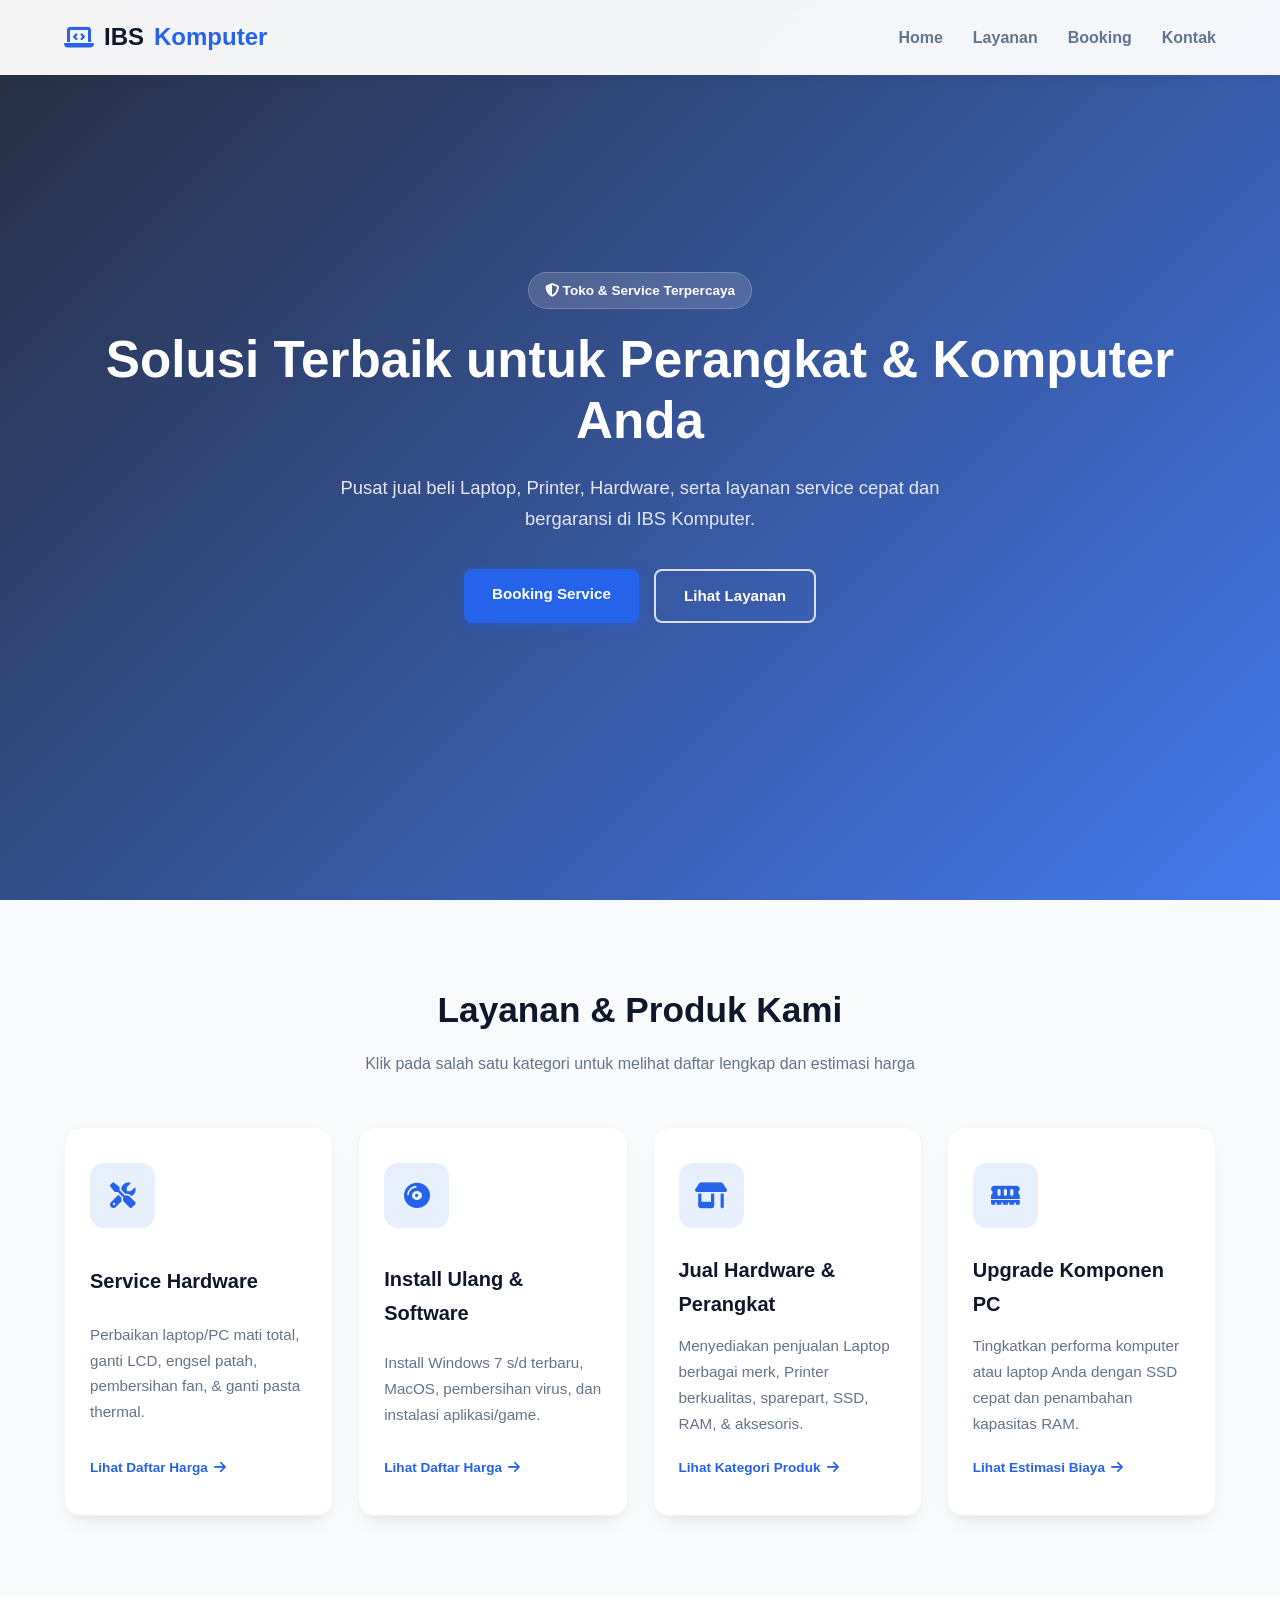
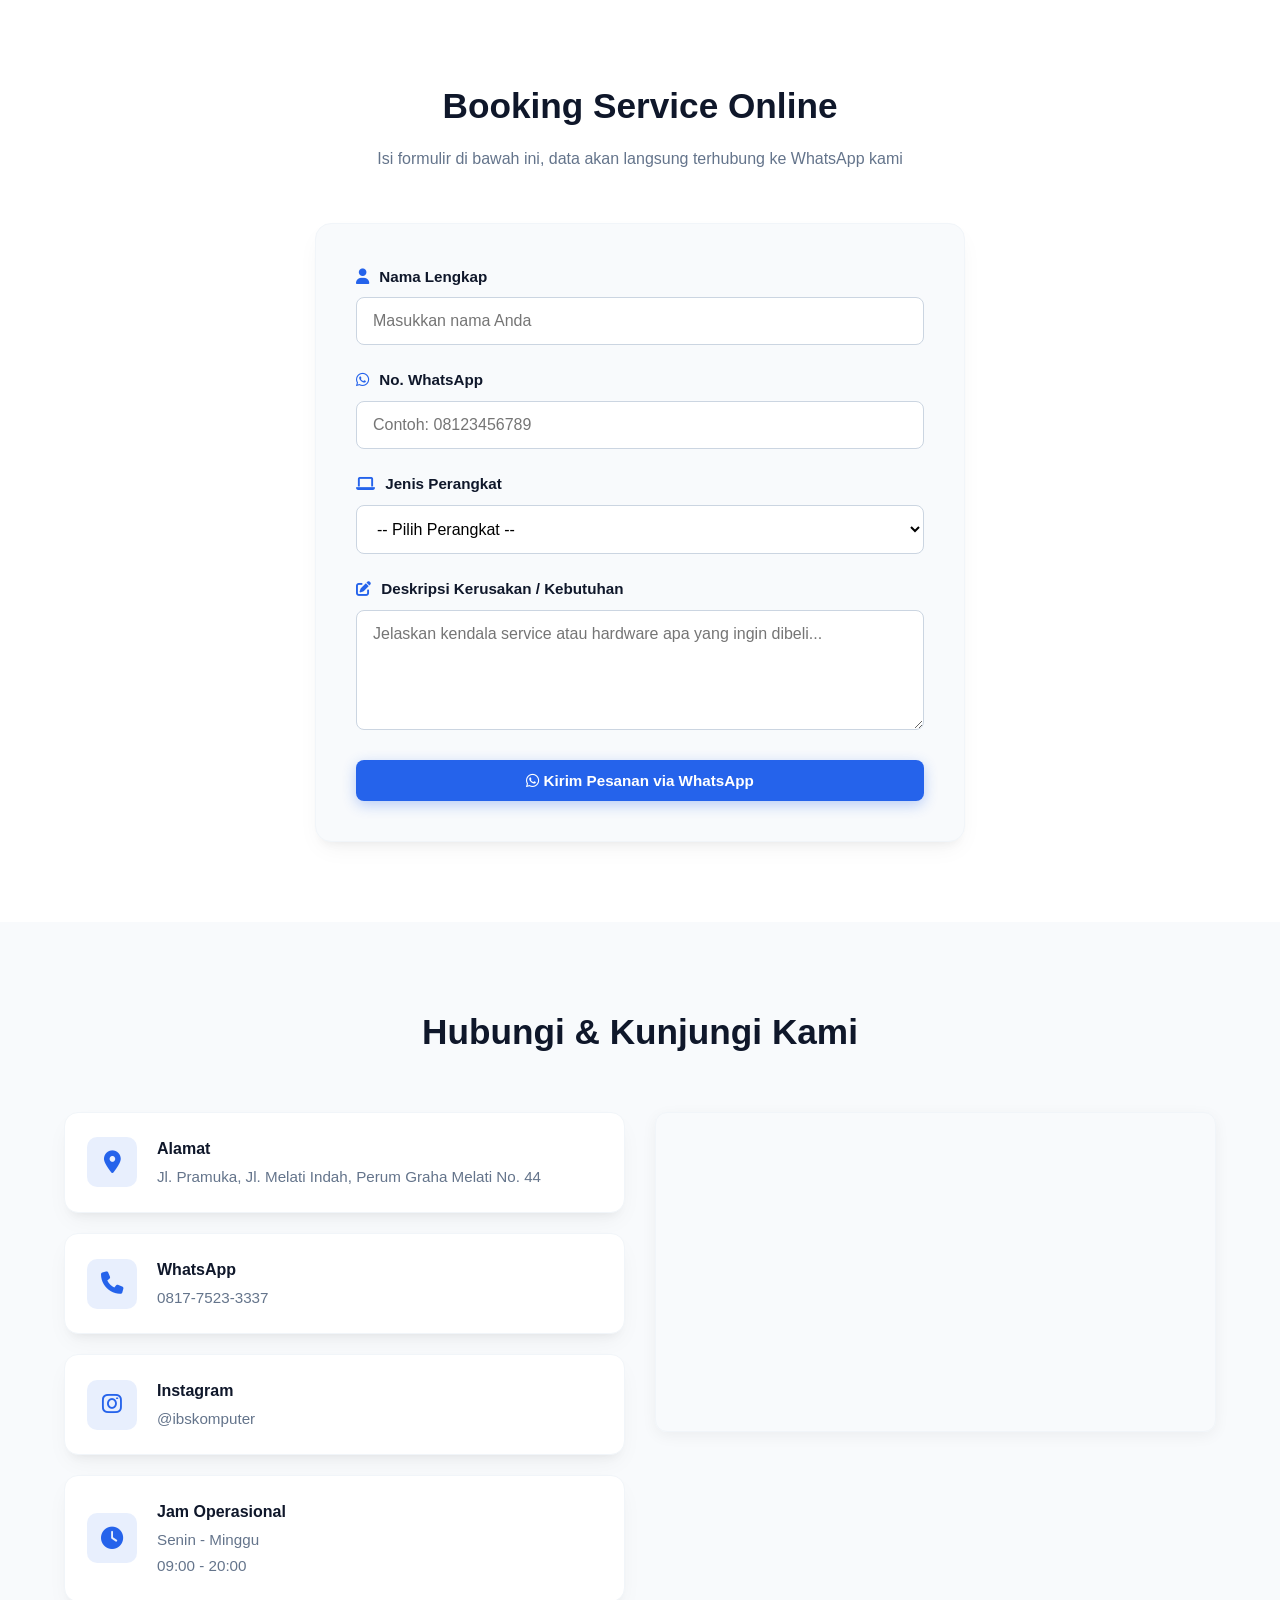
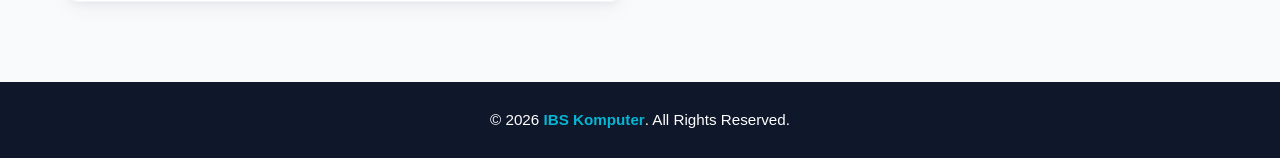
<file: index.html>
<!DOCTYPE html>
<html lang="id">
<head>
    <meta charset="UTF-8">
    <meta name="viewport" content="width=device-width, initial-scale=1.0">
    <title>IBS Komputer - Toko & Service Komputer</title>
    <!-- Font Awesome untuk Icon -->
    <link rel="stylesheet" href="https://cdnjs.cloudflare.com/ajax/libs/font-awesome/6.4.0/css/all.min.css">
    <!-- Hubungkan ke CSS -->
    <link rel="stylesheet" href="style.css">
</head>
<body>

    <!-- NAVBAR -->
    <nav class="navbar">
        <div class="container nav-container">
            <a href="#home" class="logo">
                <i class="fa-solid fa-laptop-code"></i> IBS <span>Komputer</span>
            </a>
            <ul class="nav-menu" id="nav-menu">
                <li class="nav-item"><a href="#home" class="nav-link">Home</a></li>
                <li class="nav-item"><a href="#layanan" class="nav-link">Layanan</a></li>
                <li class="nav-item"><a href="#booking" class="nav-link">Booking</a></li>
                <li class="nav-item"><a href="#kontak" class="nav-link">Kontak</a></li>
            </ul>
            <div class="hamburger" id="hamburger">
                <i class="fa-solid fa-bars"></i>
            </div>
        </div>
    </nav>

    <!-- HOME / HERO SECTION -->
    <section id="home">
        <div class="container hero-content">
            <div class="hero-badge"><i class="fa-solid fa-shield-halved"></i> Toko & Service Terpercaya</div>
            <h1>Solusi Terbaik untuk Perangkat & Komputer Anda</h1>
            <p>Pusat jual beli Laptop, Printer, Hardware, serta layanan service cepat dan bergaransi di IBS Komputer.</p>
            <div class="hero-btns">
                <a href="#booking" class="btn btn-primary">Booking Service</a>
                <a href="#layanan" class="btn btn-outline">Lihat Layanan</a>
            </div>
        </div>
    </section>

    <!-- LAYANAN & TOKO SECTION -->
    <section id="layanan">
        <div class="container">
            <div class="section-title">
                <h2>Layanan & Produk Kami</h2>
                <p>Klik pada salah satu kategori untuk melihat daftar lengkap dan estimasi harga</p>
            </div>
            <div class="services-grid">
                <!-- Card 1 -->
                <div class="service-card" onclick="openModal('service-hardware')">
                    <div class="card-icon"><i class="fa-solid fa-screwdriver-wrench"></i></div>
                    <h3>Service Hardware</h3>
                    <p>Perbaikan laptop/PC mati total, ganti LCD, engsel patah, pembersihan fan, & ganti pasta thermal.</p>
                    <span class="click-info">Lihat Daftar Harga <i class="fa-solid fa-arrow-right"></i></span>
                </div>
                <!-- Card 2 -->
                <div class="service-card" onclick="openModal('install-ulang')">
                    <div class="card-icon"><i class="fa-solid fa-compact-disc"></i></div>
                    <h3>Install Ulang & Software</h3>
                    <p>Install Windows 7 s/d terbaru, MacOS, pembersihan virus, dan instalasi aplikasi/game.</p>
                    <span class="click-info">Lihat Daftar Harga <i class="fa-solid fa-arrow-right"></i></span>
                </div>
                <!-- Card 3 -->
                <div class="service-card" onclick="openModal('jual-hardware')">
                    <div class="card-icon"><i class="fa-solid fa-shop"></i></div>
                    <h3>Jual Hardware & Perangkat</h3>
                    <p>Menyediakan penjualan Laptop berbagai merk, Printer berkualitas, sparepart, SSD, RAM, & aksesoris.</p>
                    <span class="click-info">Lihat Kategori Produk <i class="fa-solid fa-arrow-right"></i></span>
                </div>
                <!-- Card 4 -->
                <div class="service-card" onclick="openModal('sparepart-upgrade')">
                    <div class="card-icon"><i class="fa-solid fa-memory"></i></div>
                    <h3>Upgrade Komponen PC</h3>
                    <p>Tingkatkan performa komputer atau laptop Anda dengan SSD cepat dan penambahan kapasitas RAM.</p>
                    <span class="click-info">Lihat Estimasi Biaya <i class="fa-solid fa-arrow-right"></i></span>
                </div>
            </div>
        </div>
    </section>

    <!-- MODAL / POP-UP DETAIL -->
    <div class="modal" id="priceModal">
        <div class="modal-content">
            <span class="close-btn" onclick="closeModal()">&times;</span>
            <div id="modalBody">
                <!-- Konten dinamis lewat JavaScript -->
            </div>
        </div>
    </div>

    <!-- BOOKING SECTION -->
    <section id="booking">
        <div class="container">
            <div class="section-title">
                <h2>Booking Service Online</h2>
                <p>Isi formulir di bawah ini, data akan langsung terhubung ke WhatsApp kami</p>
            </div>
            <form class="booking-form" id="bookingForm">
                <div class="form-group">
                    <label for="nama"><i class="fa-solid fa-user"></i> Nama Lengkap</label>
                    <input type="text" id="nama" required placeholder="Masukkan nama Anda">
                </div>
                <div class="form-group">
                    <label for="hp"><i class="fa-brands fa-whatsapp"></i> No. WhatsApp</label>
                    <input type="tel" id="hp" required placeholder="Contoh: 08123456789">
                </div>
                <div class="form-group">
                    <label for="perangkat"><i class="fa-solid fa-laptop"></i> Jenis Perangkat</label>
                    <select id="perangkat" required>
                        <option value="">-- Pilih Perangkat --</option>
                        <option value="Laptop">Laptop</option>
                        <option value="Printer">Printer</option>
                        <option value="PC Desktop / Komputer">PC Desktop / Komputer</option>
                        <option value="Lainnya">Lainnya</option>
                    </select>
                </div>
                <div class="form-group">
                    <label for="keluhan"><i class="fa-solid fa-pen-to-square"></i> Deskripsi Kerusakan / Kebutuhan</label>
                    <textarea id="keluhan" required placeholder="Jelaskan kendala service atau hardware apa yang ingin dibeli..."></textarea>
                </div>
                <button type="submit" class="btn btn-primary btn-block"><i class="fa-brands fa-whatsapp"></i> Kirim Pesanan via WhatsApp</button>
            </form>
        </div>
    </section>

    <!-- KONTAK SECTION -->
    <section id="kontak">
        <div class="container">
            <div class="section-title">
                <h2>Hubungi & Kunjungi Kami</h2>
            </div>
            <div class="contact-container">
                <div class="contact-info">
                    <div class="info-item">
                        <div class="info-icon"><i class="fa-solid fa-location-dot"></i></div>
                        <div>
                            <h4>Alamat</h4>
                            <p>Jl. Pramuka, Jl. Melati Indah, Perum Graha Melati No. 44</p></p>
                        </div>
                    </div>
                    <div class="info-item">
                        <div class="info-icon"><i class="fa-solid fa-phone"></i></div>
                        <div>
                            <h4>WhatsApp</h4>
                            <p>0817-7523-3337</p>
                        </div>
                    </div>
                    <div class="info-item">
                        <div class="info-icon"><i class="fa-brands fa-instagram"></i></div>
                        <div>
                            <h4>Instagram</h4>
                            <p>@ibskomputer</p>
                        </div>
                    </div>
                    <div class="info-item">
                        <div class="info-icon"><i class="fa-solid fa-clock"></i></div>
                        <div>
                            <h4>Jam Operasional</h4>
                            <p>Senin - Minggu</p>
                            <p>09:00 - 20:00</p>
                        </div>
                    </div>
                </div>
                <div class="map-container" style="width: 100%; height: 300px; border-radius: 12px; overflow: hidden; box-shadow: 0 4px 15px rgba(0,0,0,0.05);">
    <iframe 
        src="https://maps.app.goo.gl/xKrBNyweZKxM5VBj8" 
        width="100%" 
        height="100%" 
        style="border:0;" 
        allowfullscreen="" 
        loading="lazy">
    </iframe>
</div>
            </div>
        </div>
    </section>

    <!-- FOOTER -->
    <footer>
        <div class="container">
            <p>&copy; 2026 <strong>IBS Komputer</strong>. All Rights Reserved.</p>
        </div>
    </footer>

    <!-- Hubungkan ke JS -->
    <script src="script.js"></script>
</body>
                                      </html>
</file>
<file: style.css>
/* --- RESET & BASIC STYLES --- */
* {
    margin: 0;
    padding: 0;
    box-sizing: border-box;
    font-family: 'Inter', 'Segoe UI', Tahoma, Geneva, Verdana, sans-serif;
    scroll-behavior: smooth;
}

:root {
    --primary: #2563eb;
    --primary-dark: #1d4ed8;
    --secondary: #06b6d4;
    --dark: #0f172a;
    --gray: #64748b;
    --light: #f8fafc;
    --white: #ffffff;
    --shadow: 0 10px 25px -5px rgba(0, 0, 0, 0.05), 0 8px 10px -6px rgba(0, 0, 0, 0.05);
    --transition: all 0.3s ease;
}

body {
    background-color: var(--light);
    color: var(--dark);
    line-height: 1.7;
}

a {
    text-decoration: none;
    color: inherit;
}

ul {
    list-style: none;
}

.container {
    width: 90%;
    max-width: 1200px;
    margin: auto;
}

/* Tombol */
.btn {
    display: inline-block;
    padding: 12px 28px;
    border-radius: 8px;
    cursor: pointer;
    font-weight: 600;
    transition: var(--transition);
    font-size: 0.95rem;
    border: none;
}

.btn-primary {
    background-color: var(--primary);
    color: var(--white);
    box-shadow: 0 4px 14px rgba(37, 99, 235, 0.3);
}

.btn-primary:hover {
    background-color: var(--primary-dark);
    transform: translateY(-2px);
}

.btn-outline {
    background-color: transparent;
    color: var(--white);
    border: 2px solid rgba(255, 255, 255, 0.8);
}

.btn-outline:hover {
    background-color: var(--white);
    color: var(--dark);
}

.btn-block {
    width: 100%;
    text-align: center;
}

/* Judul Section */
.section-title {
    text-align: center;
    margin-bottom: 50px;
}

.section-title h2 {
    font-size: 2.2rem;
    color: var(--dark);
    font-weight: 800;
    margin-bottom: 10px;
}

.section-title p {
    color: var(--gray);
    font-size: 1rem;
}

section {
    padding: 80px 0;
}

/* --- NAVBAR MODERN --- */
.navbar {
    background-color: rgba(255, 255, 255, 0.95);
    backdrop-filter: blur(10px);
    box-shadow: 0 2px 15px rgba(0, 0, 0, 0.05);
    position: fixed;
    top: 0;
    width: 100%;
    z-index: 1000;
}

.nav-container {
    display: flex;
    justify-content: space-between;
    align-items: center;
    height: 75px;
}

.logo {
    font-size: 1.5rem;
    font-weight: 800;
    color: var(--dark);
    display: flex;
    align-items: center;
    gap: 10px;
}

.logo i {
    color: var(--primary);
}

.logo span {
    color: var(--primary);
}

.nav-menu {
    display: flex;
    gap: 30px;
}

.nav-link {
    font-weight: 600;
    color: var(--gray);
    transition: var(--transition);
}

.nav-link:hover, .nav-link.active {
    color: var(--primary);
}

.hamburger {
    display: none;
    cursor: pointer;
    font-size: 1.5rem;
    color: var(--dark);
}

/* --- HERO SECTION --- */
#home {
    background: linear-gradient(135deg, rgba(15, 23, 42, 0.9), rgba(37, 99, 235, 0.85)), url('https://images.unsplash.com/photo-1588702547923-7093a6c3ba33?q=80&w=1200&auto=format&fit=crop') no-repeat center center/cover;
    min-height: 100vh;
    display: flex;
    align-items: center;
    text-align: center;
    color: var(--white);
    padding-top: 75px;
}

.hero-badge {
    display: inline-block;
    background: rgba(255, 255, 255, 0.15);
    backdrop-filter: blur(5px);
    padding: 6px 16px;
    border-radius: 50px;
    font-size: 0.85rem;
    font-weight: 600;
    margin-bottom: 20px;
    border: 1px solid rgba(255, 255, 255, 0.2);
}

.hero-content h1 {
    font-size: 3.2rem;
    font-weight: 800;
    margin-bottom: 20px;
    line-height: 1.2;
}

.hero-content p {
    font-size: 1.15rem;
    margin-bottom: 35px;
    max-width: 650px;
    margin-left: auto;
    margin-right: auto;
    color: #e2e8f0;
}

.hero-btns {
    display: flex;
    gap: 15px;
    justify-content: center;
}

/* --- LAYANAN SECTION --- */
.services-grid {
    display: grid;
    grid-template-columns: repeat(auto-fit, minmax(260px, 1fr));
    gap: 25px;
}

.service-card {
    background-color: var(--white);
    padding: 35px 25px;
    border-radius: 16px;
    box-shadow: var(--shadow);
    transition: var(--transition);
    cursor: pointer;
    position: relative;
    display: flex;
    flex-direction: column;
    justify-content: space-between;
    border: 1px solid #f1f5f9;
}

.service-card:hover {
    transform: translateY(-8px);
    box-shadow: 0 20px 30px -10px rgba(37, 99, 235, 0.12);
    border-color: rgba(37, 99, 235, 0.3);
}

.card-icon {
    width: 65px;
    height: 65px;
    background: rgba(37, 99, 235, 0.1);
    color: var(--primary);
    display: flex;
    align-items: center;
    justify-content: center;
    border-radius: 14px;
    font-size: 1.6rem;
    margin-bottom: 25px;
    transition: var(--transition);
}

.service-card:hover .card-icon {
    background: var(--primary);
    color: var(--white);
}

.service-card h3 {
    font-size: 1.25rem;
    font-weight: 700;
    margin-bottom: 12px;
    color: var(--dark);
}

.service-card p {
    color: var(--gray);
    font-size: 0.95rem;
    margin-bottom: 20px;
}

.click-info {
    font-size: 0.85rem;
    color: var(--primary);
    font-weight: 700;
    display: flex;
    align-items: center;
    gap: 6px;
}

/* --- MODAL (POP-UP) --- */
.modal {
    display: none;
    position: fixed;
    z-index: 2000;
    left: 0;
    top: 0;
    width: 100%;
    height: 100%;
    overflow: auto;
    background-color: rgba(15, 23, 42, 0.6);
    backdrop-filter: blur(5px);
    animation: fadeIn 0.3s ease;
}

@keyframes fadeIn {
    from { opacity: 0; }
    to { opacity: 1; }
}

.modal-content {
    background-color: var(--white);
    margin: 6% auto;
    padding: 35px;
    border-radius: 16px;
    width: 90%;
    max-width: 700px;
    position: relative;
    box-shadow: 0 25px 50px -12px rgba(0, 0, 0, 0.25);
}

.close-btn {
    position: absolute;
    right: 25px;
    top: 20px;
    font-size: 28px;
    font-weight: 700;
    color: var(--gray);
    cursor: pointer;
    transition: var(--transition);
}

.close-btn:hover {
    color: var(--dark);
}

.modal-header-title {
    color: var(--dark);
    font-size: 1.5rem;
    font-weight: 800;
    margin-bottom: 8px;
}

/* Tabel Harga dalam Modal */
.price-table {
    width: 100%;
    border-collapse: collapse;
    margin-top: 20px;
    border-radius: 8px;
    overflow: hidden;
    box-shadow: 0 0 0 1px #e2e8f0;
}

.price-table th, .price-table td {
    padding: 14px 18px;
    text-align: left;
    font-size: 0.95rem;
}

.price-table th {
    background-color: var(--primary);
    color: var(--white);
    font-weight: 600;
}

.price-table tr:nth-child(even) {
    background-color: #f8fafc;
}

.price-table tr:not(:last-child) td {
    border-bottom: 1px solid #e2e8f0;
}

.modal-footer-btn {
    margin-top: 25px;
    text-align: right;
}

/* --- BOOKING SECTION --- */
#booking {
    background-color: var(--white);
}

.booking-form {
    max-width: 650px;
    margin: 0 auto;
    background: var(--light);
    padding: 40px;
    border-radius: 16px;
    box-shadow: var(--shadow);
    border: 1px solid #f1f5f9;
}

.form-group {
    margin-bottom: 22px;
}

.form-group label {
    display: block;
    margin-bottom: 8px;
    font-weight: 600;
    font-size: 0.95rem;
    color: var(--dark);
}

.form-group label i {
    color: var(--primary);
    margin-right: 6px;
}

.form-group input,
.form-group select,
.form-group textarea {
    width: 100%;
    padding: 14px 16px;
    border: 1px solid #cbd5e1;
    border-radius: 8px;
    outline: none;
    font-size: 1rem;
    background-color: var(--white);
    transition: var(--transition);
}

.form-group input:focus,
.form-group select:focus,
.form-group textarea:focus {
    border-color: var(--primary);
    box-shadow: 0 0 0 3px rgba(37, 99, 235, 0.15);
}

.form-group textarea {
    resize: vertical;
    height: 120px;
}

/* --- KONTAK SECTION --- */
.contact-container {
    display: grid;
    grid-template-columns: repeat(auto-fit, minmax(300px, 1fr));
    gap: 30px;
}

.contact-info {
    display: flex;
    flex-direction: column;
    gap: 20px;
}

.info-item {
    display: flex;
    align-items: center;
    gap: 20px;
    background: var(--white);
    padding: 22px;
    border-radius: 14px;
    box-shadow: var(--shadow);
    border: 1px solid #f1f5f9;
}

.info-icon {
    width: 50px;
    height: 50px;
    background: rgba(37, 99, 235, 0.1);
    color: var(--primary);
    border-radius: 10px;
    display: flex;
    align-items: center;
    justify-content: center;
    font-size: 1.4rem;
    flex-shrink: 0;
}

.info-item h4 {
    font-weight: 700;
    color: var(--dark);
    margin-bottom: 2px;
}

.info-item p {
    color: var(--gray);
    font-size: 0.95rem;
}

.map-container {
    height: 100%;
    min-height: 320px;
    border-radius: 14px;
    overflow: hidden;
    box-shadow: var(--shadow);
    border: 1px solid #f1f5f9;
}

.map-container iframe {
    width: 100%;
    height: 100%;
    border: 0;
}

/* --- FOOTER --- */
footer {
    background-color: var(--dark);
    color: var(--white);
    text-align: center;
    padding: 25px 0;
    font-size: 0.95rem;
}

footer strong {
    color: var(--secondary);
}

/* --- MEDIA QUERIES (RESPONSIF MOBILE) --- */
@media screen and (max-width: 768px) {
    .hamburger {
        display: block;
    }

    .nav-menu {
        position: fixed;
        left: -100%;
        top: 75px;
        flex-direction: column;
        background-color: var(--white);
        width: 100%;
        text-align: center;
        transition: var(--transition);
        box-shadow: 0 10px 20px rgba(0,0,0,0.08);
        padding: 30px 0;
        gap: 20px;
    }

    .nav-menu.active {
        left: 0;
    }

    .hero-content h1 {
        font-size: 2.3rem;
    }

    .hero-content p {
        font-size: 1rem;
    }

    .hero-btns {
        flex-direction: column;
        padding: 0 20px;
    }

    .modal-content {
        width: 95%;
        margin: 15% auto;
        padding: 20px;
    }

    .price-table th, .price-table td {
        padding: 10px;
        font-size: 0.85rem;
    }

    .booking-form {
        padding: 25px 20px;
    }
}
</file>
